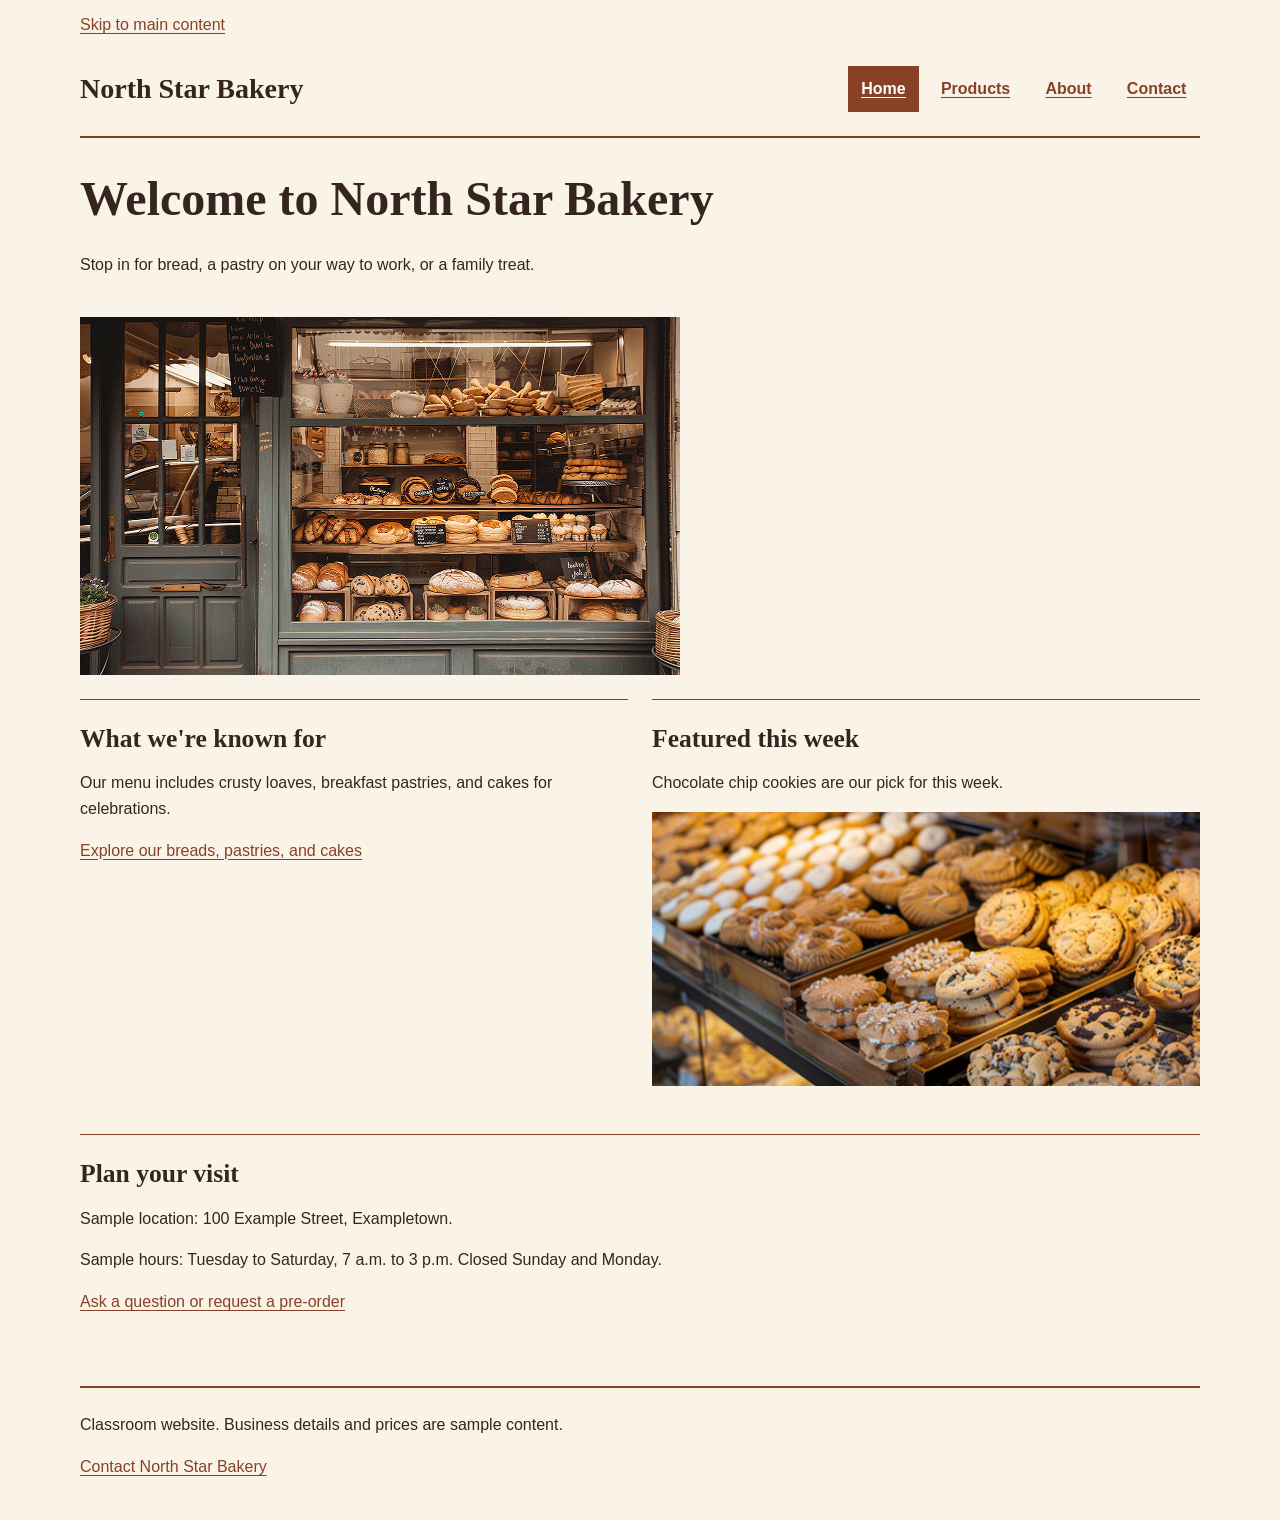
<file: index.html>
<!DOCTYPE html>
<html lang="en">

<head>
  <meta charset="utf-8">
  <meta name="viewport" content="width=device-width, initial-scale=1">
  <title>Home | North Star Bakery</title>
  <link rel="stylesheet" href="styles.css">
</head>

<body>
  <a href="#main-content">Skip to main content</a>
  <header>
    <p>North Star Bakery</p>
    <nav aria-label="Main navigation">
      <ul>
        <li><a href="index.html" aria-current="page">Home</a></li>
        <li><a href="products.html">Products</a></li>
        <li><a href="about.html">About</a></li>
        <li><a href="contact.html">Contact</a></li>
      </ul>
    </nav>
  </header>
  <main id="main-content">
    <h1>Welcome to North Star Bakery</h1>
    <p>Stop in for bread, a pastry on your way to work, or a family treat.</p>
    <img src="media/bakery-storefront_c.png" alt="Bakery window filled with loaves, rolls, and pastries" width="600">
    <section>
      <h2>What we're known for</h2>
      <p>Our menu includes crusty loaves, breakfast pastries,
        and cakes for celebrations.</p>
      <p><a href="products.html">Explore our breads, pastries, and cakes</a></p>
    </section>
    <section>
      <h2>Featured this week</h2>
      <p>Chocolate chip cookies are our pick for this week.</p>
      <picture>
        <source media="(min-width: 800px)" srcset="media/bakery-feature-large_c.png">
        <img src="media/bakery-feature-small_c.png" alt="Bakery display with chocolate chip cookies and pastries"
          width="600">
      </picture>
    </section>
    <section>
      <h2>Plan your visit</h2>
      <p>Sample location: 100 Example Street, Exampletown.</p>
      <p>Sample hours: Tuesday to Saturday, 7 a.m. to 3 p.m.
        Closed Sunday and Monday.</p>
      <p><a href="contact.html">Ask a question or request a pre-order</a></p>
    </section>
  </main>
  <footer>
    <p>Classroom website. Business details and prices are sample content.</p>
    <p><a href="contact.html">Contact North Star Bakery</a></p>
  </footer>
</body>

</html>
</file>
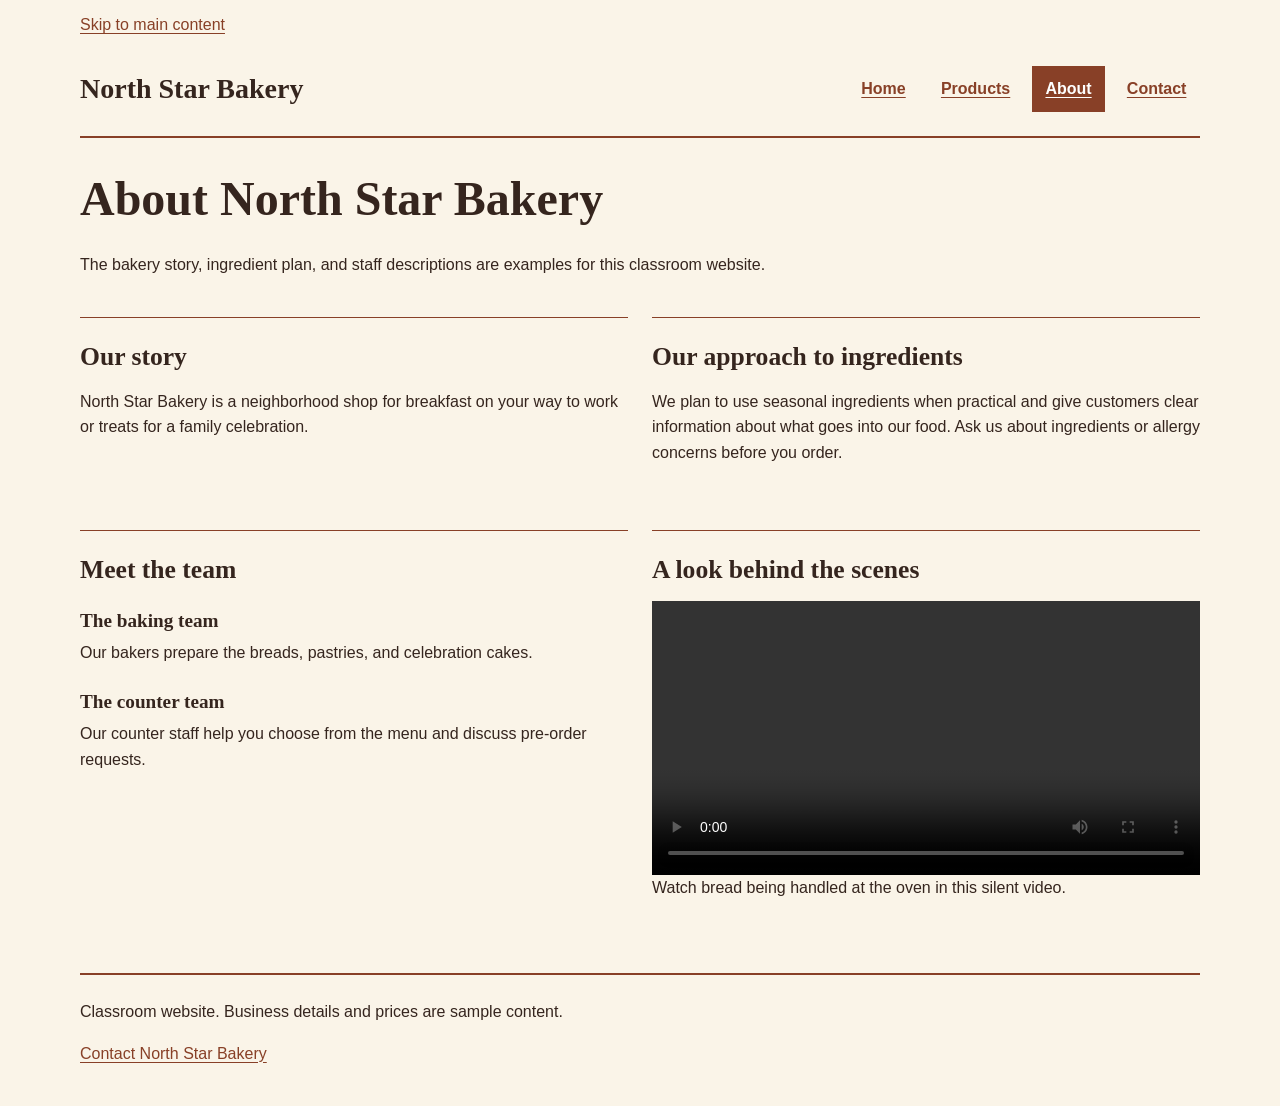
<file: about.html>
<!DOCTYPE html>
<html lang="en">

<head>
  <meta charset="utf-8">
  <meta name="viewport" content="width=device-width, initial-scale=1">
  <title>About | North Star Bakery</title>
  <link rel="stylesheet" href="styles.css">
</head>

<body>
  <a href="#main-content">Skip to main content</a>
  <header>
    <p>North Star Bakery</p>
    <nav aria-label="Main navigation">
      <ul>
        <li><a href="index.html">Home</a></li>
        <li><a href="products.html">Products</a></li>
        <li><a href="about.html" aria-current="page">About</a></li>
        <li><a href="contact.html">Contact</a></li>
      </ul>
    </nav>
  </header>
  <main id="main-content">
    <h1>About North Star Bakery</h1>
    <p>The bakery story, ingredient plan, and staff descriptions
      are examples for this classroom website.</p>
    <section>
      <h2>Our story</h2>
      <p>North Star Bakery is a neighborhood shop for breakfast on
        your way to work or treats for a family celebration.</p>
    </section>
    <section>
      <h2>Our approach to ingredients</h2>
      <p>We plan to use seasonal ingredients when practical and give
        customers clear information about what goes into our food.
        Ask us about ingredients or allergy concerns before you order.</p>
    </section>
    <section>
      <h2>Meet the team</h2>
      <h3>The baking team</h3>
      <p>Our bakers prepare the breads, pastries, and celebration cakes.</p>
      <h3>The counter team</h3>
      <p>Our counter staff help you choose from the menu and discuss pre-order requests.</p>
    </section>
    <section>
      <h2>A look behind the scenes</h2>
      <video controls width="600" aria-describedby="video-description">
        <source src="media/bakery-behind-scenes_c.mp4" type="video/mp4">
        Your browser does not support HTML video.
        <a href="media/bakery-behind-scenes_c.mp4">Download the bakery video</a>.
      </video>
      <p id="video-description">Watch bread being handled at the oven in this silent video.</p>
    </section>
  </main>
  <footer>
    <p>Classroom website. Business details and prices are sample content.</p>
    <p><a href="contact.html">Contact North Star Bakery</a></p>
  </footer>
</body>

</html>
</file>
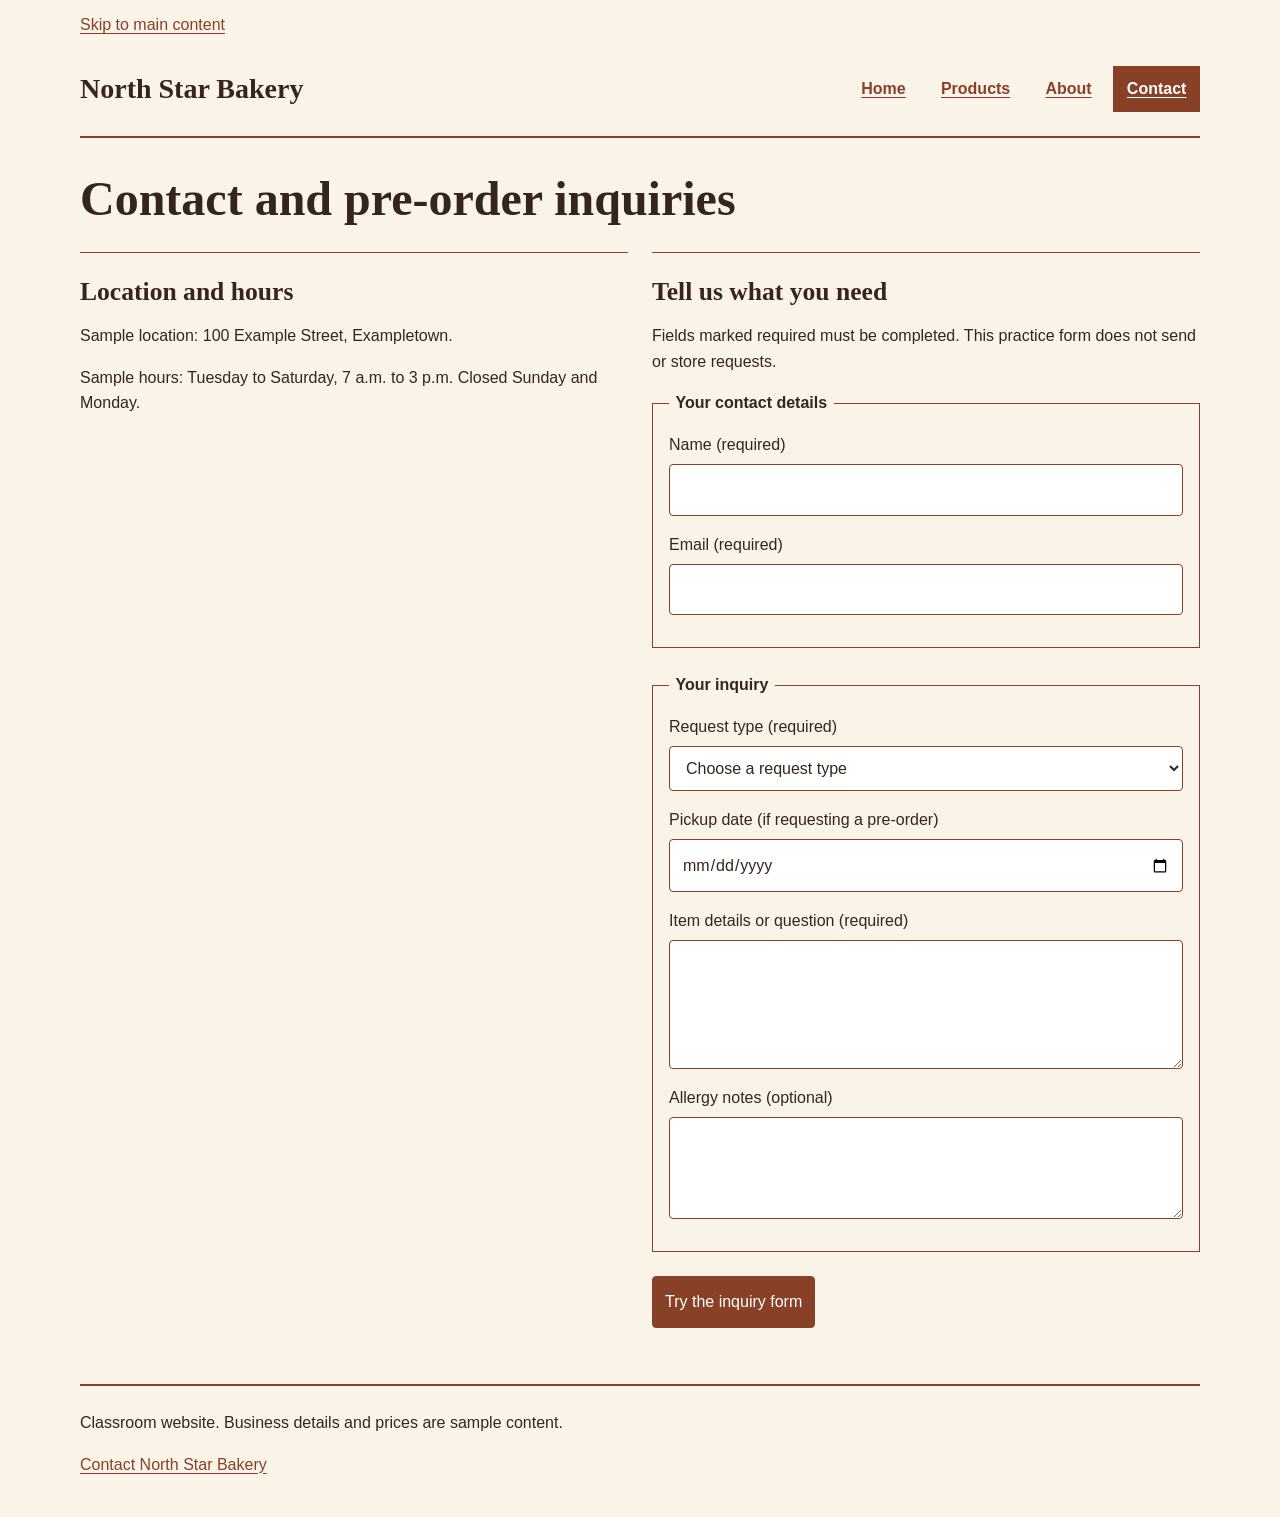
<file: contact.html>
<!DOCTYPE html>
<html lang="en">

<head>
  <meta charset="utf-8">
  <meta name="viewport" content="width=device-width, initial-scale=1">
  <title>Contact | North Star Bakery</title>
  <link rel="stylesheet" href="styles.css">
</head>

<body>
  <a href="#main-content">Skip to main content</a>
  <header>
    <p>North Star Bakery</p>
    <nav aria-label="Main navigation">
      <ul>
        <li><a href="index.html">Home</a></li>
        <li><a href="products.html">Products</a></li>
        <li><a href="about.html">About</a></li>
        <li><a href="contact.html" aria-current="page">Contact</a></li>
      </ul>
    </nav>
  </header>
  <main id="main-content">
    <h1>Contact and pre-order inquiries</h1>
    <section>
      <h2>Location and hours</h2>
      <p>Sample location: 100 Example Street, Exampletown.</p>
      <p>Sample hours: Tuesday to Saturday, 7 a.m. to 3 p.m.
        Closed Sunday and Monday.</p>
    </section>
    <section>
      <h2>Tell us what you need</h2>
      <p id="form-help">Fields marked required must be completed.
        This practice form does not send or store requests.</p>
      <form action="contact.html" method="get" aria-describedby="form-help">
        <fieldset>
          <legend>Your contact details</legend>
          <p>
            <label for="name">Name (required)</label>
            <input id="name" name="name" type="text" autocomplete="name" minlength="2" maxlength="100" required>
          </p>
          <p>
            <label for="email">Email (required)</label>
            <input id="email" name="email" type="email" autocomplete="email" required>
          </p>
        </fieldset>
        <fieldset>
          <legend>Your inquiry</legend>
          <p>
            <label for="request-type">Request type (required)</label>
            <select id="request-type" name="request-type" required>
              <option value="">Choose a request type</option>
              <option value="pre-order">Pre-order inquiry</option>
              <option value="question">General question</option>
            </select>
          </p>
          <p>
            <label for="pickup-date">Pickup date (if requesting a pre-order)</label>
            <input id="pickup-date" name="pickup-date" type="date">
          </p>
          <p>
            <label for="details">Item details or question (required)</label>
            <textarea id="details" name="details" rows="4" cols="40" minlength="10" maxlength="1500"
              required></textarea>
          </p>
          <p>
            <label for="allergies">Allergy notes (optional)</label>
            <textarea id="allergies" name="allergies" rows="3" cols="40" maxlength="500"></textarea>
          </p>
        </fieldset>
        <button type="submit">Try the inquiry form</button>
      </form>
    </section>
  </main>
  <footer>
    <p>Classroom website. Business details and prices are sample content.</p>
    <p><a href="contact.html">Contact North Star Bakery</a></p>
  </footer>
</body>

</html>
</file>
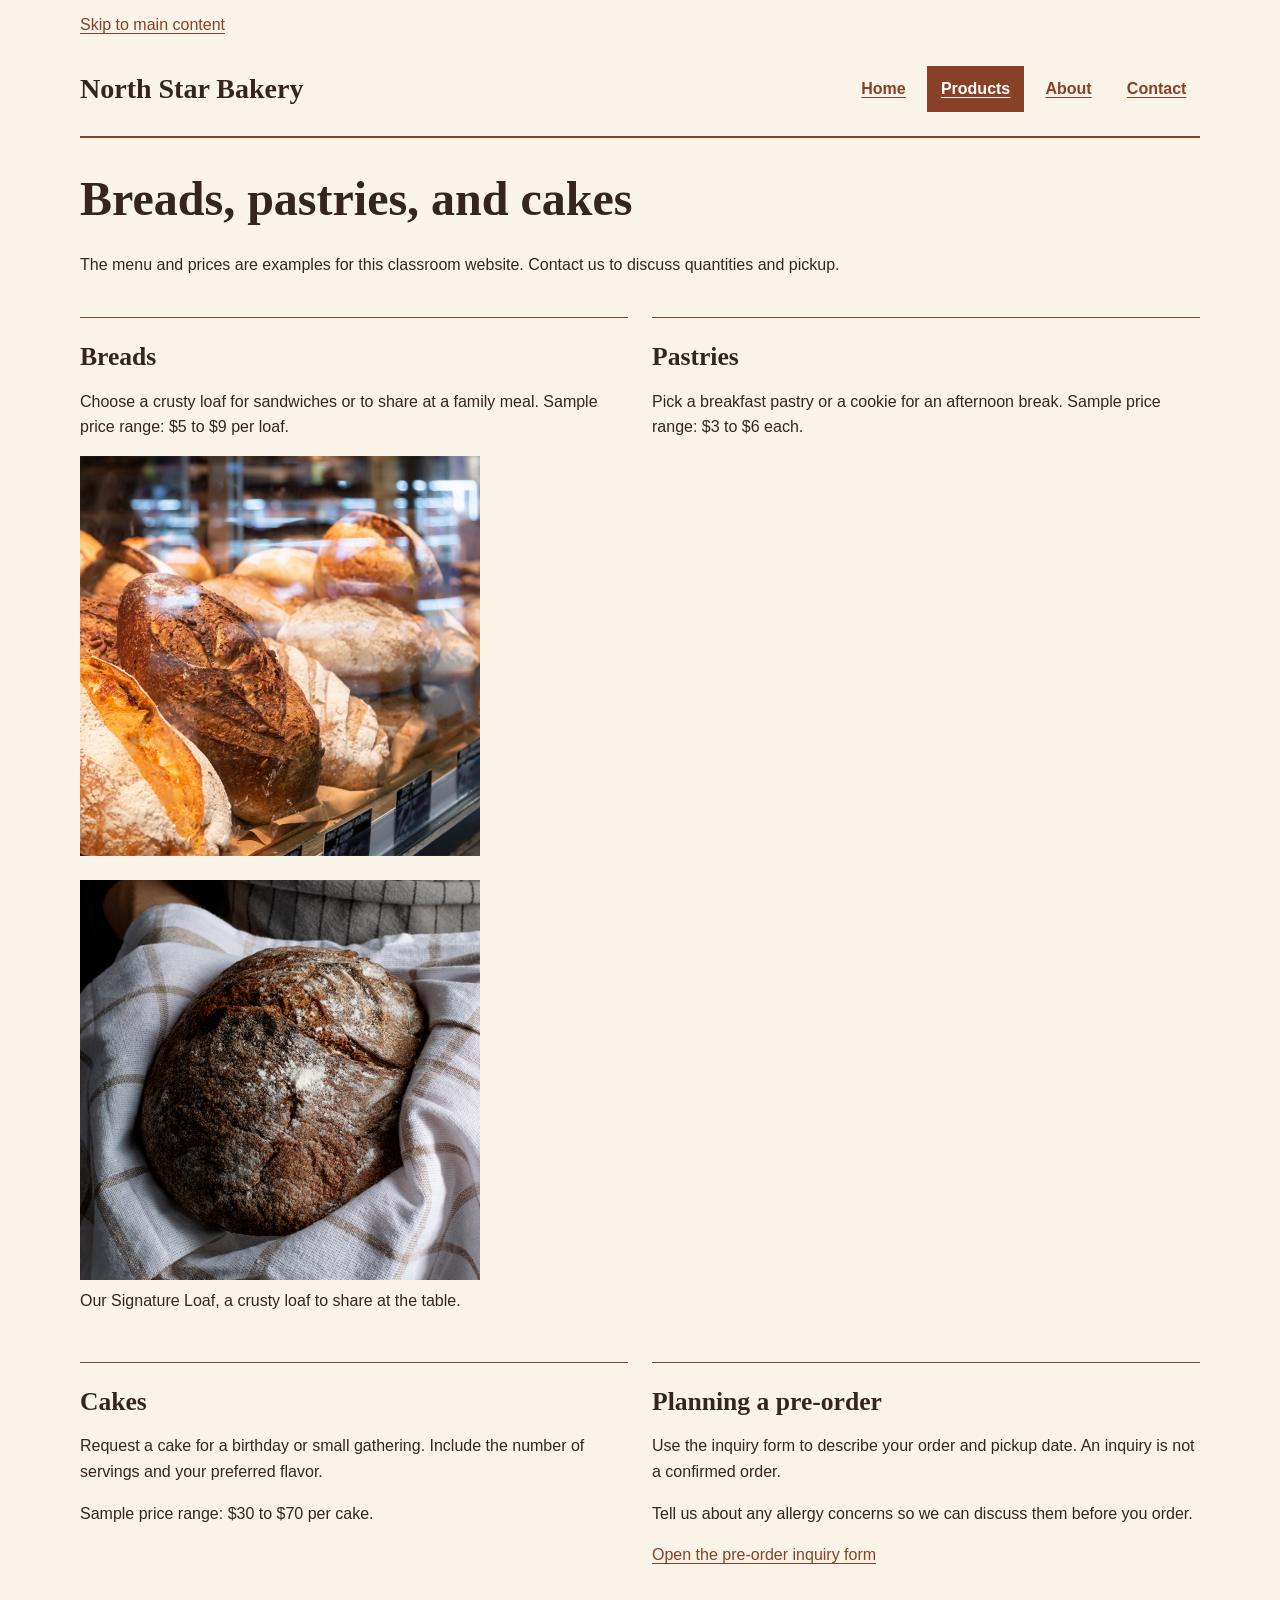
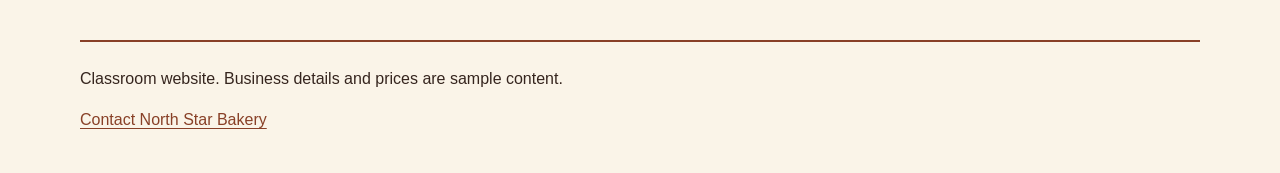
<file: products.html>
<!DOCTYPE html>
<html lang="en">

<head>
  <meta charset="utf-8">
  <meta name="viewport" content="width=device-width, initial-scale=1">
  <title>Products | North Star Bakery</title>
  <link rel="stylesheet" href="styles.css">
</head>

<body>
  <a href="#main-content">Skip to main content</a>
  <header>
    <p>North Star Bakery</p>
    <nav aria-label="Main navigation">
      <ul>
        <li><a href="index.html">Home</a></li>
        <li><a href="products.html" aria-current="page">Products</a></li>
        <li><a href="about.html">About</a></li>
        <li><a href="contact.html">Contact</a></li>
      </ul>
    </nav>
  </header>
  <main id="main-content">
    <h1>Breads, pastries, and cakes</h1>
    <p>The menu and prices are examples for this classroom website.
      Contact us to discuss quantities and pickup.</p>
    <section>
      <h2>Breads</h2>
      <p>Choose a crusty loaf for sandwiches or to share at a family meal.
        Sample price range: $5 to $9 per loaf.</p>
      <img src="media/bakery-bread_c.png" alt="Crusty bread loaves arranged in a bakery display" width="400">
      <figure>
        <img src="media/bakery-signature-loaf_c.png" alt="Round flour-dusted loaf with a scored crust on a cloth"
          width="400">
        <figcaption>Our Signature Loaf, a crusty loaf to share at the table.</figcaption>
      </figure>
    </section>
    <section>
      <h2>Pastries</h2>
      <p>Pick a breakfast pastry or a cookie for an afternoon break.
        Sample price range: $3 to $6 each.</p>
    </section>
    <section>
      <h2>Cakes</h2>
      <p>Request a cake for a birthday or small gathering.
        Include the number of servings and your preferred flavor.</p>
      <p>Sample price range: $30 to $70 per cake.</p>
    </section>
    <section>
      <h2>Planning a pre-order</h2>
      <p>Use the inquiry form to describe your order and pickup date.
        An inquiry is not a confirmed order.</p>
      <p>Tell us about any allergy concerns so we can discuss them before you order.</p>
      <p><a href="contact.html">Open the pre-order inquiry form</a></p>
    </section>
  </main>
  <footer>
    <p>Classroom website. Business details and prices are sample content.</p>
    <p><a href="contact.html">Contact North Star Bakery</a></p>
  </footer>
</body>

</html>
</file>
<file: styles.css>
* {
  box-sizing: border-box;
}

body {
  margin: 0;
  color: #35251e;
  background: #faf4e8;
  font-family: Arial, sans-serif;
  line-height: 1.6;
}

body > a,
header,
main,
footer {
  width: min(100% - 2rem, 70rem);
  margin-inline: auto;
}

body > a {
  display: block;
  padding-block: 0.75rem;
}

a {
  color: #884027;
  text-underline-offset: 0.2em;
}

a:hover {
  text-decoration-thickness: 0.15em;
}

:focus-visible {
  outline: 3px solid #884027;
  outline-offset: 4px;
}

header {
  display: flex;
  flex-direction: column;
  gap: 1rem;
  padding-block: 1rem 1.5rem;
  border-bottom: 2px solid #884027;
}

header > p,
h1,
h2,
h3 {
  font-family: Georgia, serif;
  line-height: 1.2;
}

header > p {
  margin: 0;
  font-size: 1.75rem;
  font-weight: bold;
}

nav ul {
  display: flex;
  flex-wrap: wrap;
  gap: 0.5rem;
  margin: 0;
  padding: 0;
  list-style: none;
}

nav a {
  display: block;
  padding: 0.65rem 0.85rem;
  font-weight: bold;
}

nav a[aria-current="page"],
button {
  color: #ffffff;
  background: #884027;
}

main {
  display: flex;
  flex-wrap: wrap;
  gap: 1.5rem;
  padding-block: 2rem;
}

main > h1,
main > p,
section {
  flex-basis: 100%;
  min-width: 0;
}

h1 {
  margin: 0;
  font-size: clamp(2rem, 5vw, 3rem);
}

h2 {
  margin: 0 0 1rem;
  font-size: 1.6rem;
}

h3 {
  margin: 1.5rem 0 0.5rem;
  font-size: 1.2rem;
}

p {
  margin: 0 0 1rem;
}

section {
  padding-block: 1.5rem;
  border-top: 1px solid #884027;
}

picture,
img,
video {
  display: block;
  max-width: 100%;
}

img,
video {
  height: auto;
}

figure {
  margin: 1.5rem 0 0;
}

figcaption {
  margin-top: 0.5rem;
}

form {
  display: flex;
  flex-direction: column;
  gap: 1.5rem;
}

fieldset {
  min-width: 0;
  margin: 0;
  padding: 1rem;
  border: 1px solid #884027;
}

legend {
  padding-inline: 0.4rem;
  font-weight: bold;
}

label {
  display: block;
  margin-bottom: 0.4rem;
}

input,
select,
textarea,
button {
  padding: 0.75rem;
  border: 1px solid #884027;
  border-radius: 0.25rem;
  font: inherit;
}

input,
select,
textarea {
  width: 100%;
  min-width: 0;
  color: #35251e;
  background: #ffffff;
}

textarea {
  display: block;
  resize: vertical;
}

button {
  align-self: flex-start;
  cursor: pointer;
}

button:hover {
  background: #35251e;
}

footer {
  padding-block: 1.5rem;
  border-top: 2px solid #884027;
}

@media (min-width: 50rem) {
  header {
    flex-direction: row;
    align-items: center;
    justify-content: space-between;
  }

  section {
    flex: 1 1 calc(50% - 0.75rem);
  }
}
</file>
